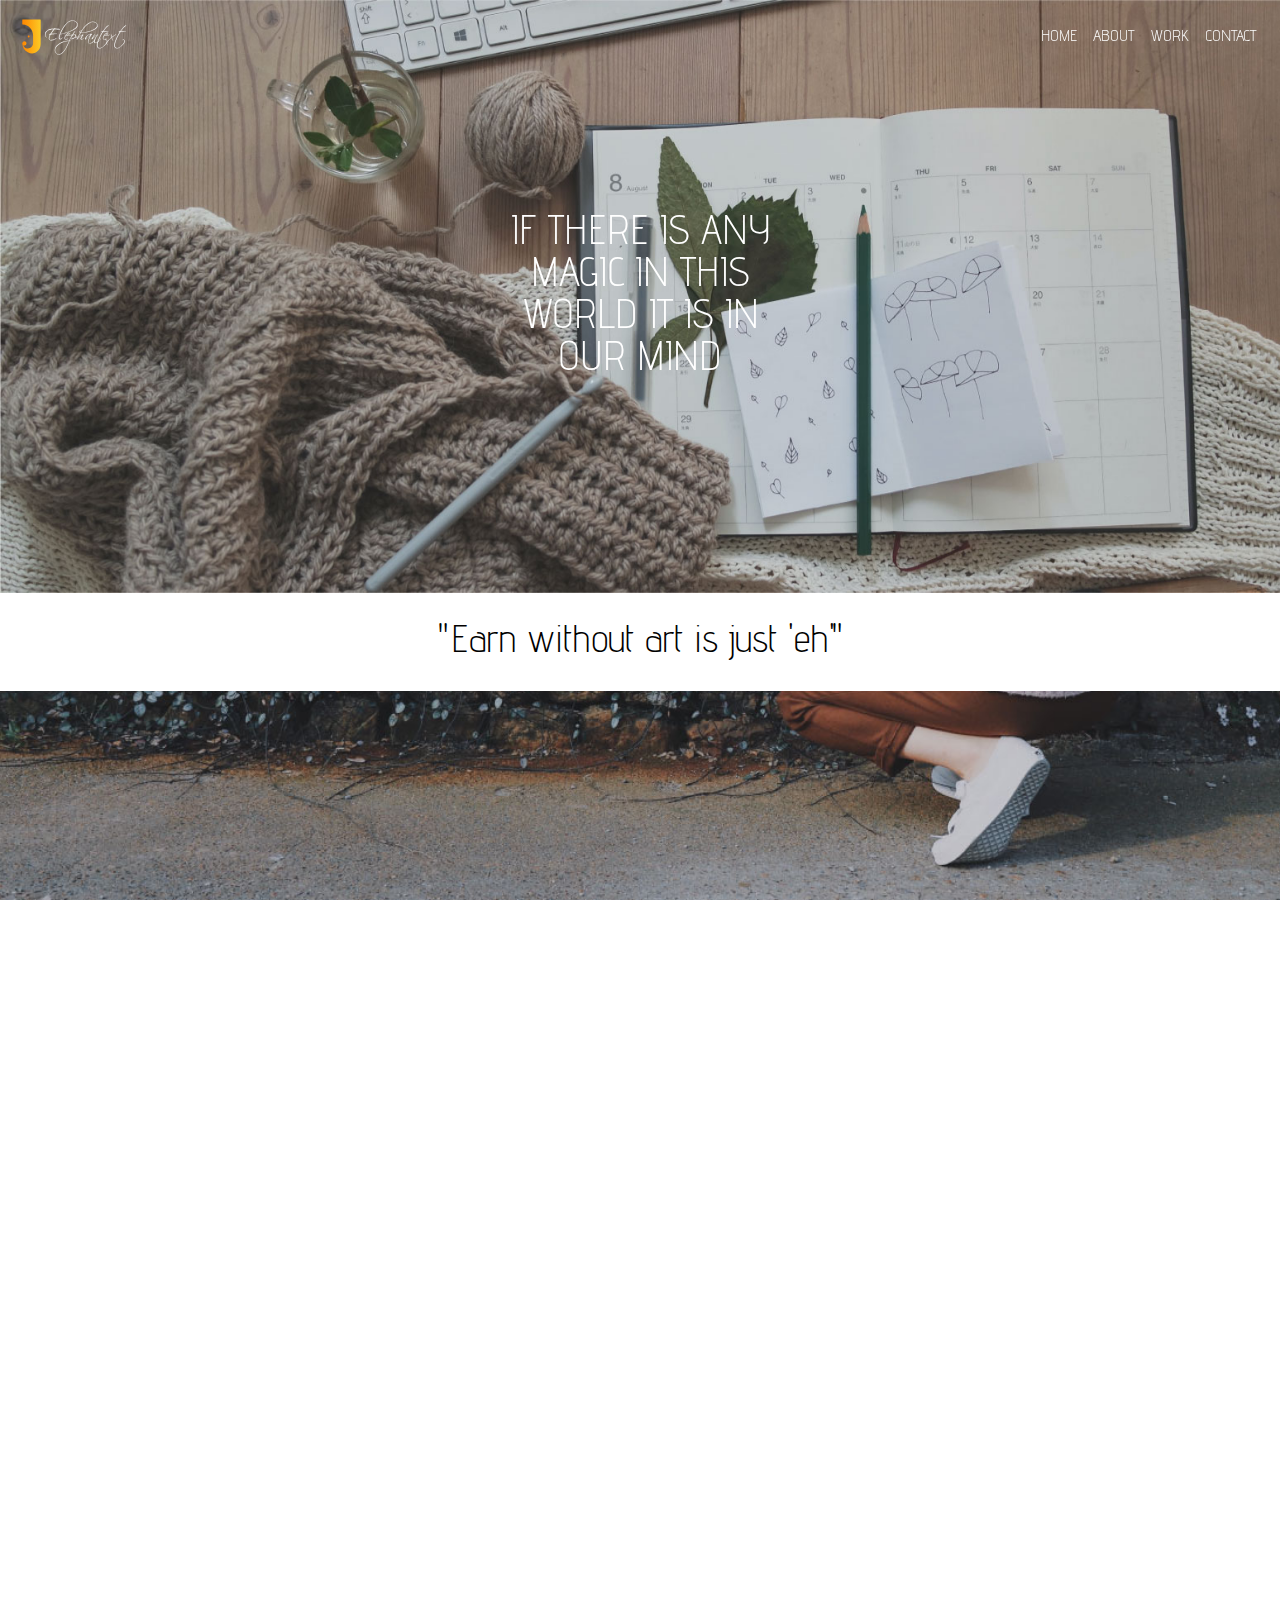
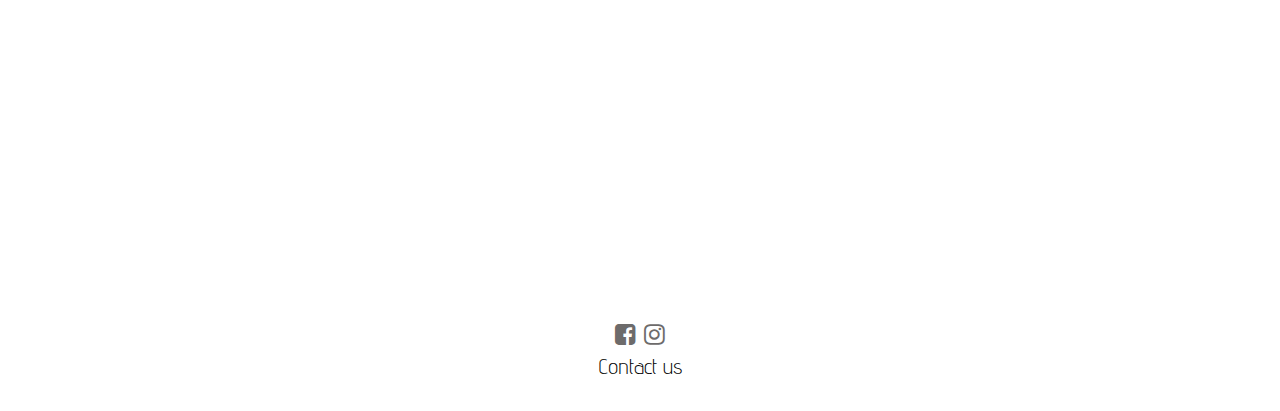
<file: elephanttext/index.html>
<!doctype html>
<html lang="en">

<head>
    <meta charset="utf-8">
    <meta name="viewport" content="width=device-width, initial-scale=1.0, maximum-scale=1.0, user-scalable=0" />
    <meta name="description" content="">
    <meta name="author" content="">
    <link rel="icon" href="Images/favicon.ico">
    <title>Elephanttext</title>
    <link href="assets/bootstrap/css/bootstrap.min.css" rel="stylesheet">
    <link rel="stylesheet" href="https://stackpath.bootstrapcdn.com/font-awesome/4.7.0/css/font-awesome.min.css">
    <link rel="stylesheet" href="css/owl.theme.default.min.css">
    <link rel="stylesheet" href="css/owl.carousel.min.css">
    <link rel="stylesheet" href="css/animate.css">
    <link href="css/style.css" rel="stylesheet">
</head>

<body>
    <header class="header-section">
        <nav class="navbar navbar-expand-md">
            <!-- Brand -->
            <a class="navbar-brand" href="#"><img src="Images/LogoMain-01.svg" alt="" class="img-fluid img-clear">
                <img src="Images/ElephantIcon-01.svg" alt="" class="img-fluid img-trans">
            </a>

            <!-- Toggler/collapsibe Button -->
            <button class="navbar-toggler" type="button" data-toggle="collapse" data-target="#collapsibleNavbar">
                <span class="navbar-toggler-icon">
                    <span></span>
                </span>
            </button>

            <!-- Navbar links -->
            <div class="collapse navbar-collapse" id="collapsibleNavbar">
                <ul class="navbar-nav ml-auto">
                    <li class="nav-item">
                        <a class="nav-link" href="#">Home</a>
                    </li>
                    <li class="nav-item">
                        <a class="nav-link" href="#">About</a>
                    </li>
                    <li class="nav-item">
                        <a class="nav-link" href="#">Work</a>
                    </li>
                    <li class="nav-item">
                        <a class="nav-link" href="#">Contact</a>
                    </li>
                </ul>
            </div>
        </nav>
    </header>
    <content>
        <section class="common-banner">
            <div id="owl-demo" class="owl-carousel owl-theme">

                <div class="item"><img src="Images/Slider01.jpg" alt="" class="img-fluid"></div>
                <div class="item"><img src="Images/Slider02.jpg" alt="" class="img-fluid"></div>
                <div class="item"><img src="Images/Slider03.jpg" alt="" class="img-fluid"></div>
                <div class="item"><img src="Images/Slider01.jpg" alt="" class="img-fluid"></div>
                <div class="item"><img src="Images/Slider02.jpg" alt="" class="img-fluid"></div>
                <div class="item"><img src="Images/Slider03.jpg" alt="" class="img-fluid"></div>

            </div>
            <div class="container">
                <div class="banner-text">
                    <h1>If There is any Magic in this world it is in our mind</h1>
                </div>
            </div>
        </section>
        <section class="white-section">
            <div class="container">
                <div class="white-text text-center spacer">
                    <h2>"Earn without art is just 'eh'"</h2>
                </div>
            </div>
        </section>
        <section class="banner-img" style="background-image: url('Images/bg01.jpg');">
            <div class="container">
                <div class="img-link text-center">
                    <a href="#" class="btn">More</a>
                </div>
            </div>
        </section>
        <section class="banner-img" style="background-image: url('Images/bg02.jpg');">
            <div class="container">
                <div class="img-link text-center">
                    <h6>"My Happy Place"</h6>
                    <a href="#" class="btn">Elephanttext</a>
                </div>
            </div>
        </section>
    </content>
    <footer class="footer-section spacer">
        <div class="conatiner">
            <div class="footer-block">
                <ul class="social-icon">
                    <li><a href="#"><i class="fa fa-facebook-square" aria-hidden="true"></i></a></li>
                    <li><a href="#"><i class="fa fa-instagram" aria-hidden="true"></i></a></li>
                </ul>
                <h6>Contact us</h6>
            </div>
        </div>
    </footer>
    <script src="js/jquery-3.4.1.min.js"></script>
    <script src="assets/bootstrap/js/popper.min.js"></script>
    <script src="assets/bootstrap/js/bootstrap.min.js"></script>
    <script src="js/owl.carousel.min.js"></script>
    <script src="js/script.js"></script>
</body>

</html>
</file>
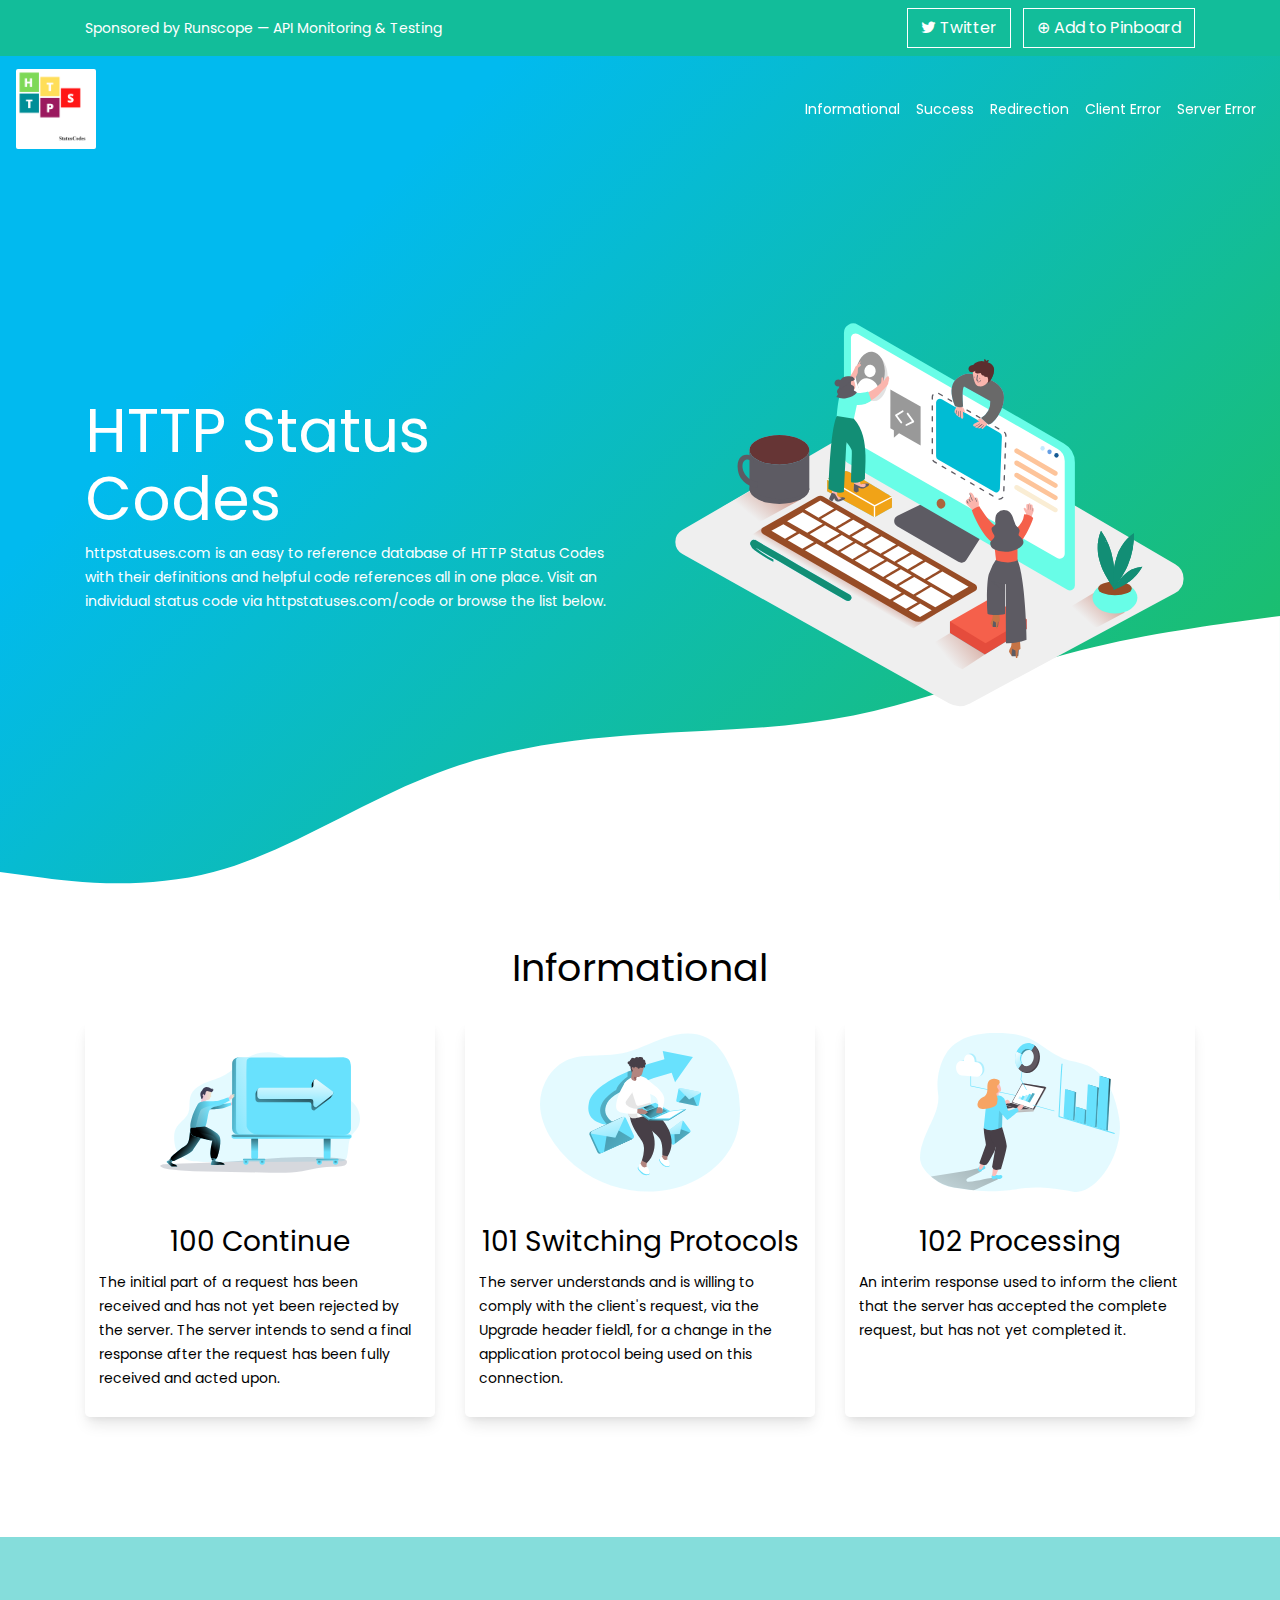
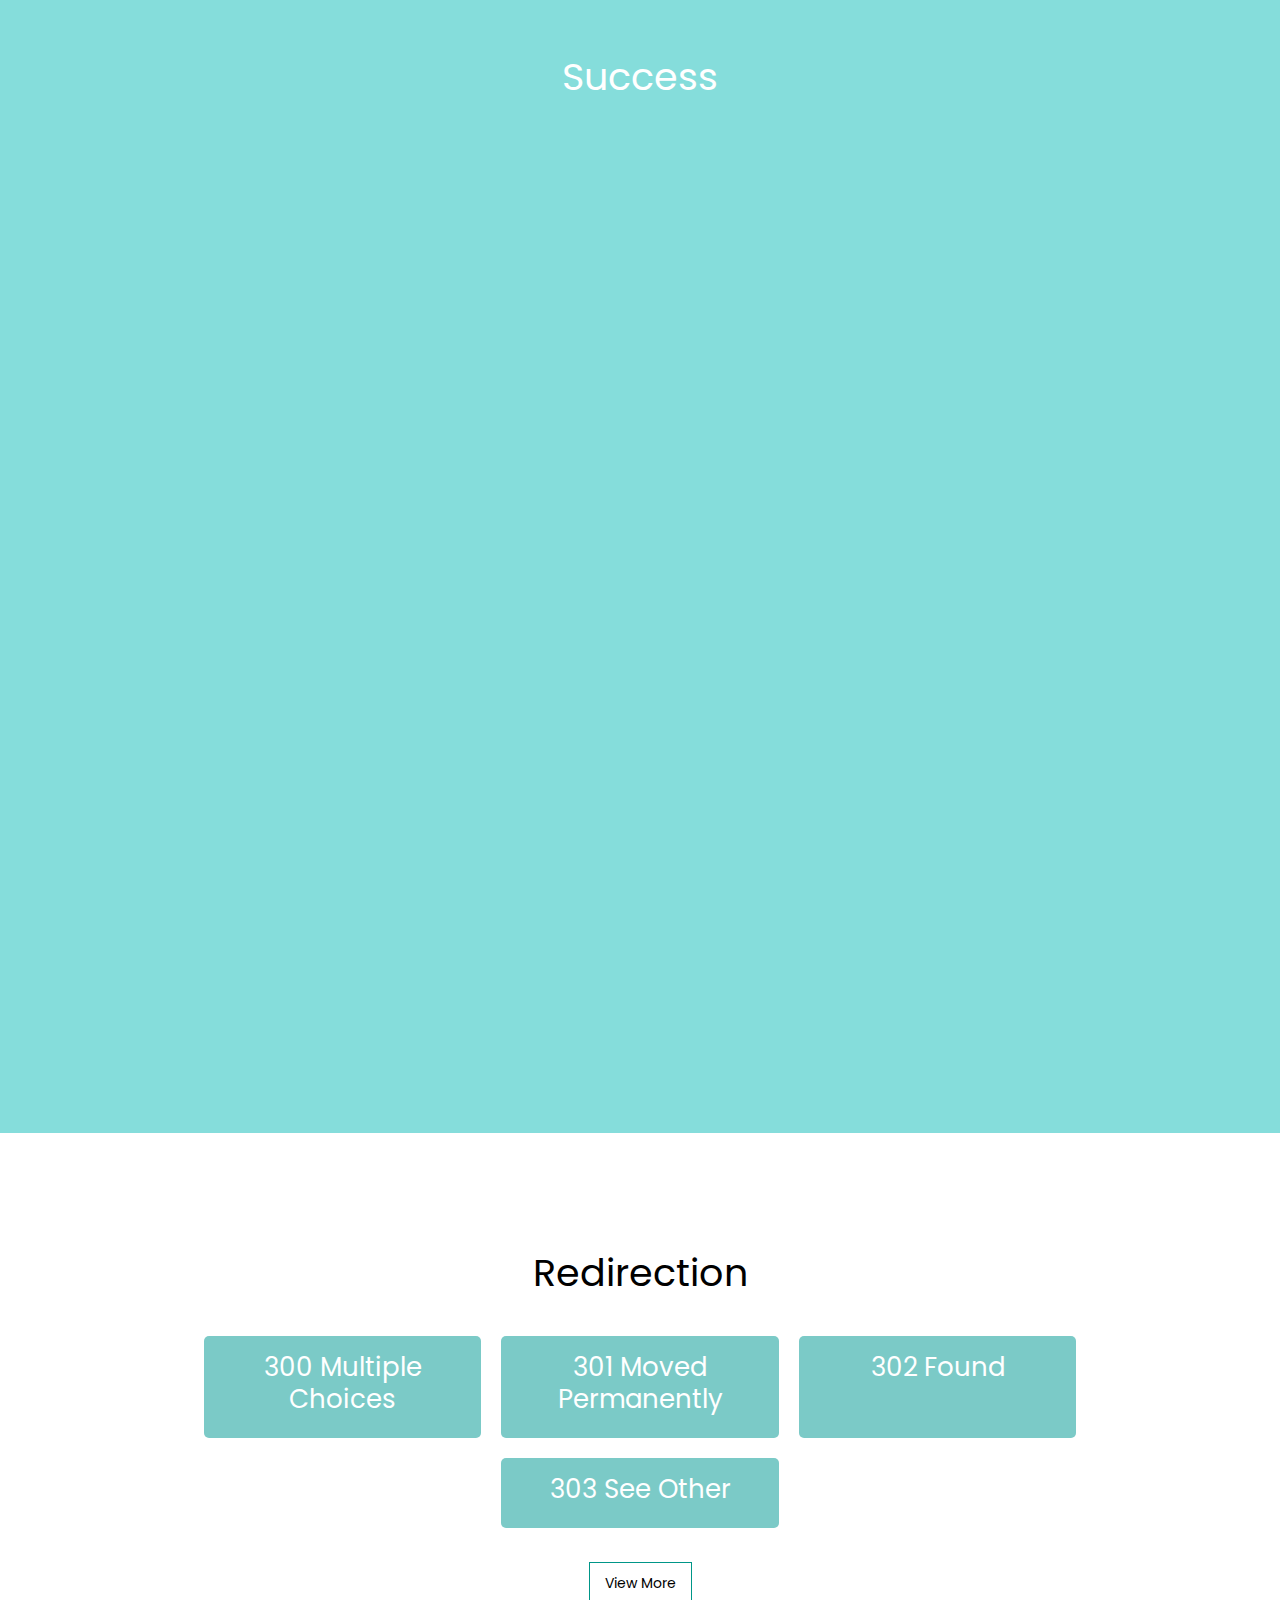
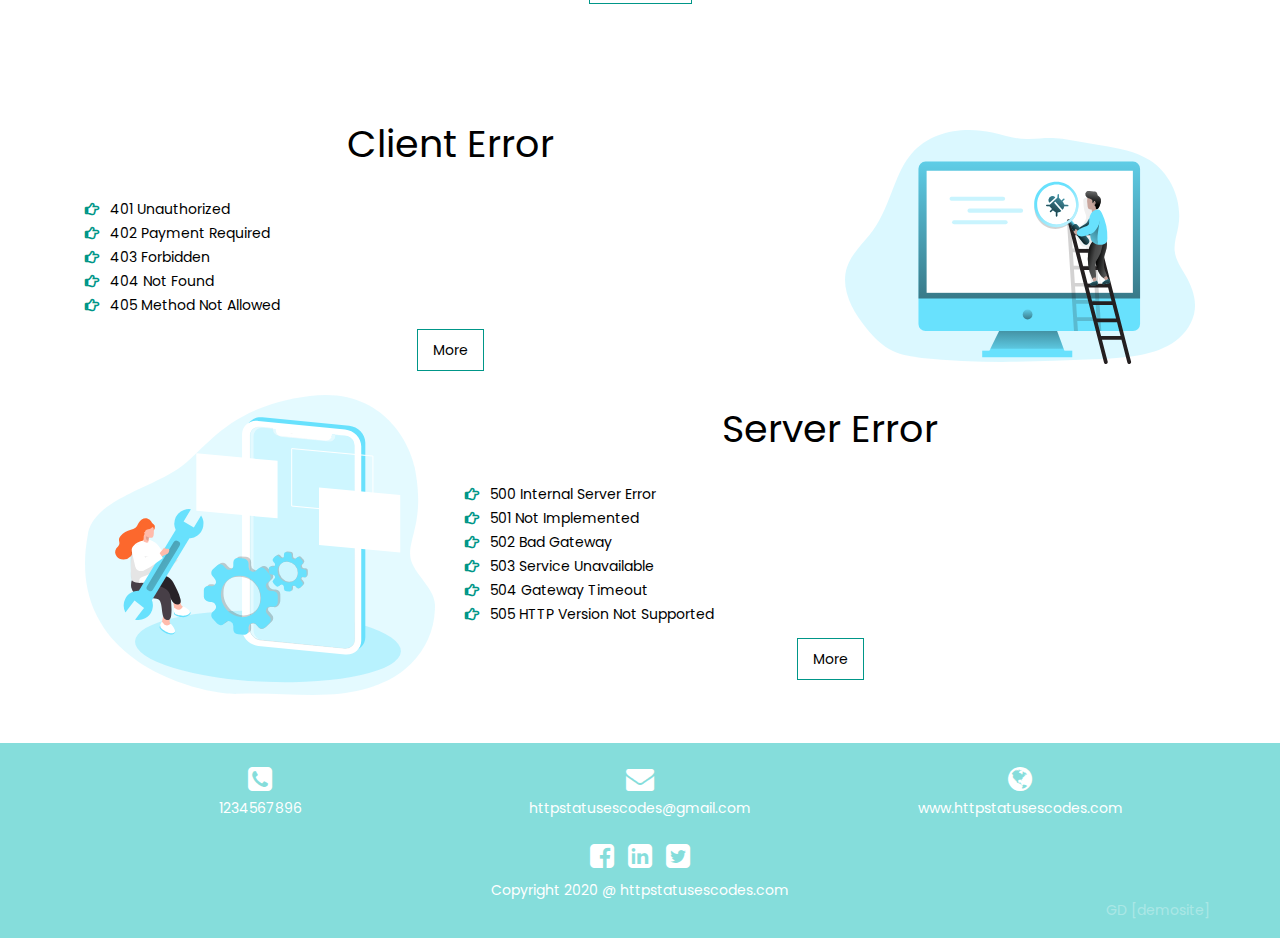
<file: exp1/index.html>
<!doctype html>
<html lang="en">

<head>
    <meta charset="utf-8">
    <meta name="viewport" content="width=device-width, initial-scale=1.0, maximum-scale=1.0, user-scalable=0" />
    <meta name="description" content="">
    <meta name="author" content="">
    <link rel="icon" href="images/favicon.ico">
    <title>Home</title>
    <link href="assets/bootstrap/css/bootstrap.min.css" rel="stylesheet">
    <link rel="stylesheet" href="https://stackpath.bootstrapcdn.com/font-awesome/4.7.0/css/font-awesome.min.css">
    <link rel="stylesheet" href="css/aos.min.css">
    <link href="css/style.css" rel="stylesheet">
</head>

<body>
    <header class="header-section fixed-top">
        <div id="header-top-bar" class="py-2">
            <div class="container">
                <div class="row justify-content-between align-items-center">
                    <div class="col-12 col-md-6 d-none d-md-block d-lg-block">
                        <div class="topbar-text text-white">
                            <ul class="list-inline mb-0">
                                <li class="list-inline-item">
                                    <a href="#">Sponsored by Runscope — API Monitoring & Testing</a>
                                </li>
                            </ul>
                        </div>
                    </div>
                    <div class="col-12 col-md-6">
                        <div class="topbar-text right text-white text-right">
                            <ul class="list-inline mb-0">
                                <li class="list-inline-item">
                                    <a href="#" class="btn outline-btn">
                                        <span class="text">
                                            <i class="fa fa-twitter" aria-hidden="true"></i>Twitter
                                        </span>
                                    </a>
                                </li>
                                <li class="list-inline-item">
                                    <a href="#" class="btn outline-btn">
                                        <span class="text">
                                            ⊕ Add to Pinboard
                                        </span>
                                    </a>
                                </li>
                            </ul>
                        </div>
                    </div>
                </div>
            </div>
        </div>
        <nav class="navbar navbar-expand-md">
            <!-- Brand -->
            <a class="navbar-brand" href="#"><img src="images/logo.png" alt="" class="img-fluid"></a>

            <!-- Toggler/collapsibe Button -->
            <button class="navbar-toggler" type="button" data-toggle="collapse" data-target="#collapsibleNavbar">
                <span class="navbar-toggler-icon">
                    <span></span>
                </span>
            </button>

            <!-- Navbar links -->
            <div class="collapse navbar-collapse" id="collapsibleNavbar">
                <ul class="navbar-nav ml-auto">
                    <li class="nav-item">
                        <a class="nav-link" href="#inform">Informational</a>
                    </li>
                    <li class="nav-item">
                        <a class="nav-link" href="#sucess">Success</a>
                    </li>
                    <li class="nav-item">
                        <a class="nav-link" href="#redirect">Redirection</a>
                    </li>
                    <li class="nav-item">
                        <a class="nav-link" href="#client">Client Error</a>
                    </li>
                    <li class="nav-item">
                        <a class="nav-link" href="#server">Server Error</a>
                    </li>
                </ul>
            </div>
        </nav>
    </header>
    <content>
        <section class="banner-section">
            <svg xmlns="http://www.w3.org/2000/svg" viewBox="0 0 1440 320" class="svg-wave">
                <path fill="#fff" fill-opacity="1"
                    d="M0,288L40,293.3C80,299,160,309,240,288C320,267,400,213,480,181.3C560,149,640,139,720,133.3C800,128,880,128,960,112C1040,96,1120,64,1200,42.7C1280,21,1360,11,1400,5.3L1440,0L1440,320L1400,320C1360,320,1280,320,1200,320C1120,320,1040,320,960,320C880,320,800,320,720,320C640,320,560,320,480,320C400,320,320,320,240,320C160,320,80,320,40,320L0,320Z">
                </path>
            </svg>
            <div class="container">
                <div class="banner-text pb-4">
                    <div class="row align-items-center">
                        <div class="col-12 col-md-6">
                            <h1>HTTP Status Codes</h1>
                            <p>httpstatuses.com is an easy to reference database of HTTP Status Codes with their
                                definitions
                                and helpful code references all in one place. Visit an individual status code via
                                httpstatuses.com/code or browse the list below.</p>
                        </div>
                        <div class="col-12 col-md-6">
                            <img src="images/banner-image.svg" alt="" class="img-fluid">
                        </div>
                    </div>
                </div>
            </div>
        </section>
        <section class="main-section spacer pt-5" id="inform">
            <div class="container">
                <h2>Informational</h2>
                <div class="row">
                    <div class="col-12 col-md-4">
                        <div class="main-block">
                            <img src="images/next.svg" alt="" class="img-fluid">
                            <div class="block-text">
                                <h3 class="text-center">100 Continue</h4>
                                    <p>The initial part of a request has been received and has not yet been rejected by
                                        the
                                        server. The server intends to send a final response after the request has been
                                        fully
                                        received and acted upon.</p>
                            </div>
                        </div>
                    </div>
                    <div class="col-12 col-md-4">
                        <div class="main-block">
                            <img src="images/null.svg" alt="" class="img-fluid">
                            <div class="block-text">
                                <h3 class="text-center">101 Switching Protocols</h4>
                                    <p>The server understands and is willing to comply with the client's request, via
                                        the
                                        Upgrade header field1, for a change in the application protocol being used on
                                        this
                                        connection.</p>
                            </div>
                        </div>
                    </div>
                    <div class="col-12 col-md-4">
                        <div class="main-block">
                            <img src="images/processing.svg" alt="" class="img-fluid">
                            <div class="block-text">
                                <h3 class="text-center">102 Processing</h4>
                                    <p>An interim response used to inform the client that the server has accepted the
                                        complete request, but has not yet completed it.</p>
                            </div>
                        </div>
                    </div>
                </div>
            </div>
        </section>
        <section class="success-section spacer" id="sucess">
            <div class="container">
                <h2>Success</h2>
                <div class="conatiner">
                    <div class="row justify-content-center">
                        <div class="col-12 col-md-6 col-lg-3">
                            <div class="sucess-block" data-aos="zoom-in">
                                <h4>200 OK</h4>
                                <p>The request has succeeded.</p>
                            </div>
                        </div>
                        <div class="col-12 col-md-6 col-lg-3">
                            <div class="sucess-block" data-aos="zoom-in">
                                <h4>201 CREATED</h4>
                                <p>The request has been fulfilled and has resulted in one or more new resources being
                                    created.</p>
                            </div>
                        </div>
                        <div class="col-12 col-md-6 col-lg-3">
                            <div class="sucess-block" data-aos="zoom-in">
                                <h4>202 ACCEPTED</h4>
                                <p>The request has been accepted for processing, but the processing has not been
                                    completed. The request might or might not eventually be acted upon, as it might be
                                    disallowed when processing actually takes place.</p>
                            </div>
                        </div>
                        <div class="col-12 col-md-6 col-lg-3">
                            <div class="sucess-block" data-aos="zoom-in">
                                <h4>203 Non-authoritative Information</h4>
                                <p>The request was successful but the enclosed payload has been modified from that of
                                    the origin server's 200 OK response by a transforming proxy</p>
                            </div>
                        </div>
                        <div class="col-12 col-md-6 col-lg-3">
                            <div class="sucess-block" data-aos="zoom-in">
                                <h4>204 No Content</h4>
                                <p>The server has successfully fulfilled the request and that there is no additional
                                    content to send in the response payload body.</p>
                            </div>
                        </div>
                        <div class="col-12 col-md-6 col-lg-3">
                            <div class="sucess-block" data-aos="zoom-in">
                                <h4>205 Reset Content</h4>
                                <p>The server has fulfilled the request and desires that the user agent reset the
                                    "document view", which caused the request to be sent, to its original state as
                                    received from the origin server.</p>
                            </div>
                        </div>
                        <div class="col-12 col-md-6 col-lg-3">
                            <div class="sucess-block" data-aos="zoom-in">
                                <h4>206 Partial Content</h4>
                                <p>The server is successfully fulfilling a range request for the target resource by
                                    transferring one or more parts of the selected representation that correspond to the
                                    satisfiable ranges found in the request's Range header field</p>
                            </div>
                        </div>
                        <div class="col-12 col-md-6 col-lg-3">
                            <div class="sucess-block" data-aos="zoom-in">
                                <h4>207 Multi-Status</h4>
                                <p>A Multi-Status response conveys information about multiple resources in situations
                                    where multiple status codes might be appropriate.</p>
                            </div>
                        </div>
                        <div class="col-12 col-md-6 col-lg-3">
                            <div class="sucess-block" data-aos="zoom-in">
                                <h4>208 Already Reported</h4>
                                <p>Used inside a DAV: propstat response element to avoid enumerating the internal
                                    members of multiple bindings to the same collection repeatedly.</p>
                            </div>
                        </div>
                        <div class="col-12 col-md-6 col-lg-3">
                            <div class="sucess-block" data-aos="zoom-in">
                                <h4>226 IM Used</h4>
                                <p>The server has fulfilled a GET request for the resource, and the response is a
                                    representation of the result of one or more instance-manipulations applied to the
                                    current instance.</p>
                            </div>
                        </div>
                    </div>
                </div>
            </div>
        </section>
        <section class="redirect-section spacer text-center" id="redirect">
            <div class="container">
                <h2>Redirection</h2>
                <div class="redirect-block mb-4">
                    <div class="content">
                        <h4>300 Multiple Choices</h4>
                    </div>
                    <div class="content">
                        <h4>
                            301 Moved Permanently
                        </h4>
                    </div>
                    <div class="content">
                        <h4>
                            302 Found
                        </h4>
                    </div>
                    <div class="content">
                        <h4>
                            303 See Other
                        </h4>
                    </div>
                    <div class="content">
                        <h4>
                            304 Not Modified
                        </h4>
                    </div>
                    <div class="content">
                        <h4>
                            305 Use Proxy
                        </h4>
                    </div>
                    <div class="content">
                        <h4>
                            307 Temporary Redirect</h4>
                    </div>
                    <div class="content">
                        <h4>308 Permanent Redirect</h4>
                    </div>
                </div>
                <a href="#" class="btn-load" id="loadMore">View More</a>
            </div>
        </section>
        <section class="section pb-5">
            <div class="container">
                <div class="row align-items-center mb-4" id="client">
                    <div class="col-12 col-md-8">
                        <h2>Client Error</h2>
                        <ul>
                            <li>
                                401 Unauthorized
                            </li>
                            <li>
                                402 Payment Required
                            </li>
                            <li>
                                403 Forbidden
                            </li>
                            <li>
                                404 Not Found
                            </li>
                            <li>
                                405 Method Not Allowed
                            </li>
                        </ul>
                        <div class="more-block text-center">
                            <a href="#" class="btn-load">More</a>
                        </div>
                    </div>
                    <div class="col-12 col-md-4">
                        <img src="images/bug-fixing.svg" alt="" class="img-fluid">
                    </div>
                </div>
                <div class="row align-items-center" id="server">
                    <div class="col-12 col-md-8">
                        <h2>Server Error</h2>
                        <ul>
                            <li>500 Internal Server Error</li>
                            <li>501 Not Implemented</li>
                            <li>502 Bad Gateway</li>
                            <li>503 Service Unavailable</li>
                            <li> 504 Gateway Timeout</li>
                            <li>505 HTTP Version Not Supported</li>
                        </ul>
                        <div class="more-block text-center">
                            <a href="#" class="btn-load">More</a>
                        </div>
                    </div>
                    <div class="col-12 col-md-4">
                        <img src="images/phone.svg" alt="" class="img-fluid">
                    </div>
                </div>
            </div>
        </section>
    </content>
    <footer class="footer-section">
        <div class="container">
            <div class="row">
                <div class="col-12 col-md-4">
                    <div class="footer-icon text-center">
                        <i class="fa fa-phone-square" aria-hidden="true"></i>
                        <p><a href="#">1234567896</a></p>
                    </div>
                </div>
                <div class="col-12 col-md-4">
                    <div class="footer-icon text-center">
                        <i class="fa fa-envelope" aria-hidden="true"></i>
                        <p><a href="#">httpstatusescodes@gmail.com</a></p>
                    </div>
                </div>
                <div class="col-12 col-md-4">
                    <div class="footer-icon text-center">
                        <i class="fa fa-globe" aria-hidden="true"></i>
                        <p><a href="#">www.httpstatusescodes.com</a></p>
                    </div>
                </div>
            </div>
            <ul class="social-icons text-center">
                <li> <a href="#"><i class="fa fa-facebook-square" aria-hidden="true"></i></a></li>
                <li> <a href="#"><i class="fa fa-linkedin-square" aria-hidden="true"></i></a></li>
                <li> <a href="#"><i class="fa fa-twitter-square" aria-hidden="true"></i></a></li>
            </ul>
            <div class="copyright text-center">
                <p>Copyright 2020 @ httpstatusescodes.com</p>
            </div>
            <div class="watermark">
                <p>GD [demosite]</p>
            </div>

            <button class="scrolltop">
                <i class="fa fa-chevron-up" aria-hidden="true"></i>
            </button>
        </div>
    </footer>
    <script src="js/jquery-3.4.1.min.js"></script>
    <script src="assets/bootstrap/js/popper.min.js"></script>
    <script src="assets/bootstrap/js/bootstrap.min.js"></script>
    <script src="js/jquery.matchHeight-min.js"></script>
    <script src="js/aos.min.js"></script>
    <script src="js/script.js"></script>
</body>

</html>
</file>
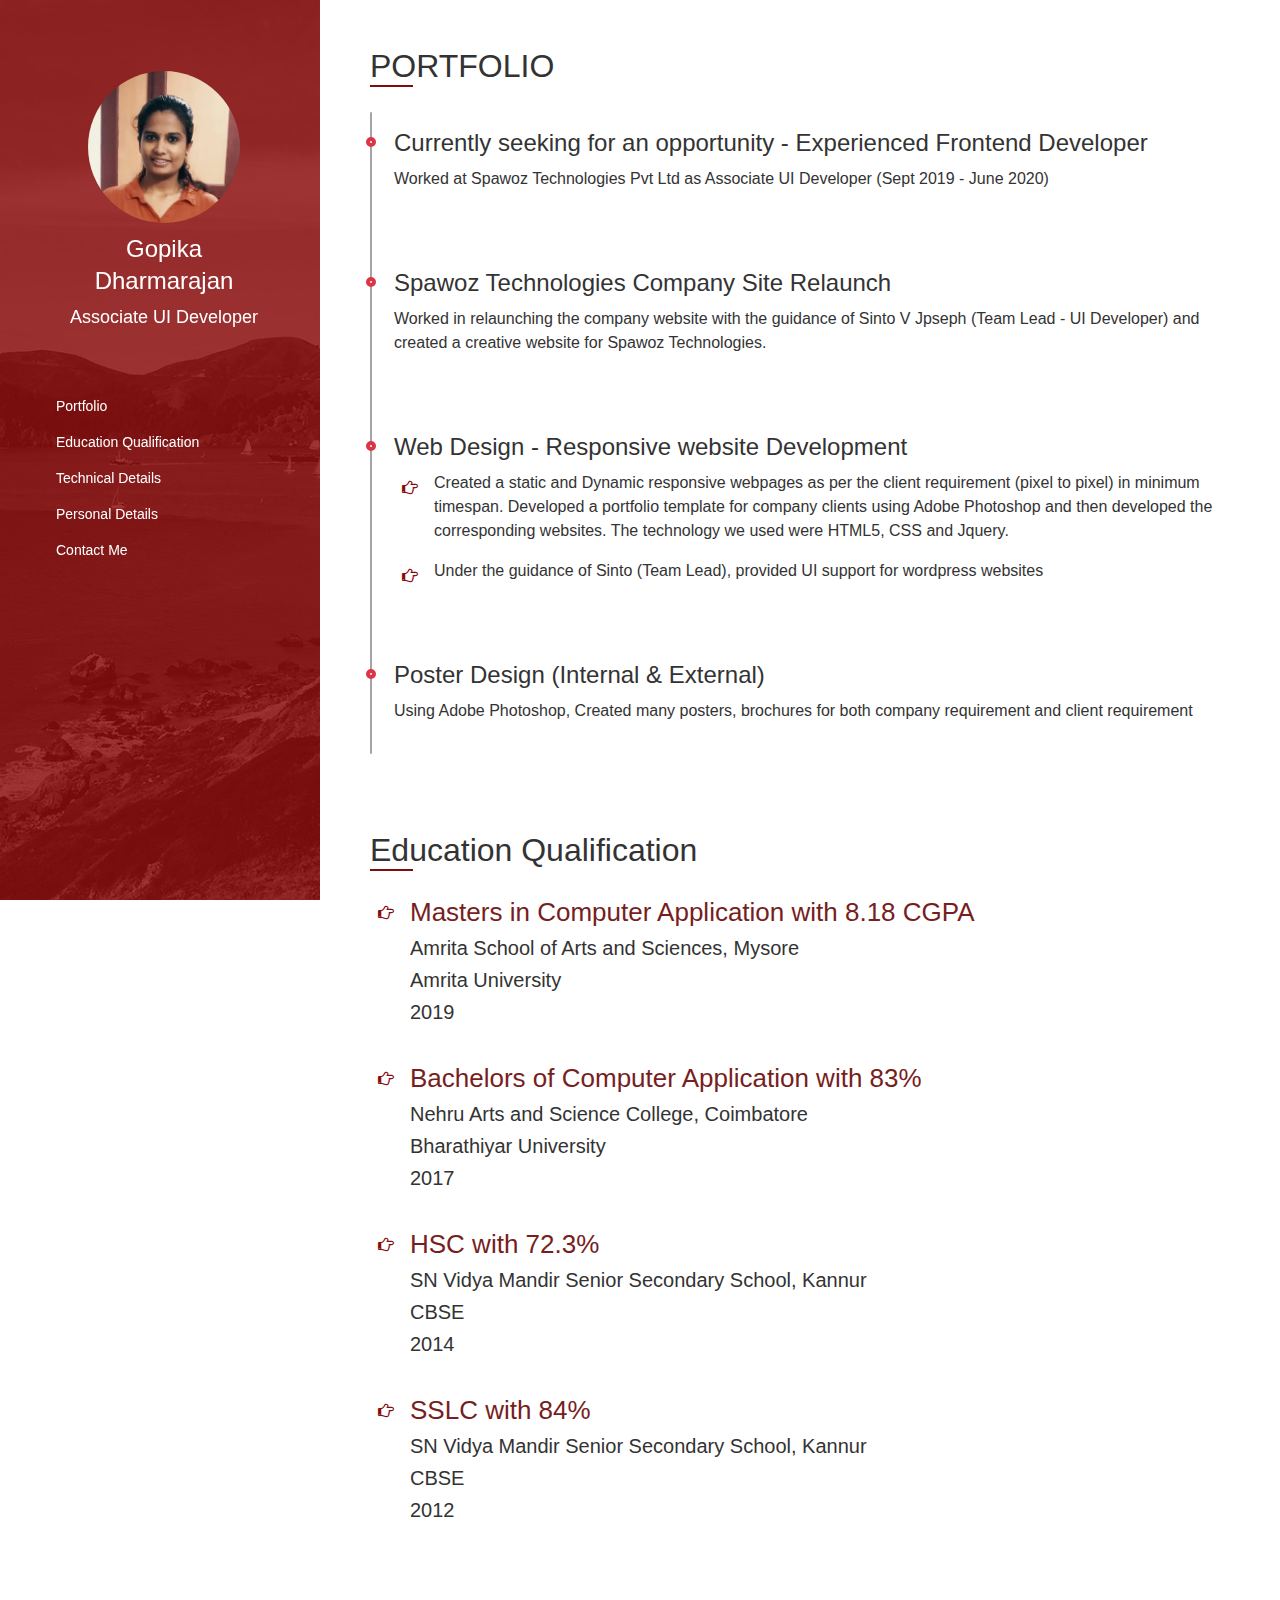
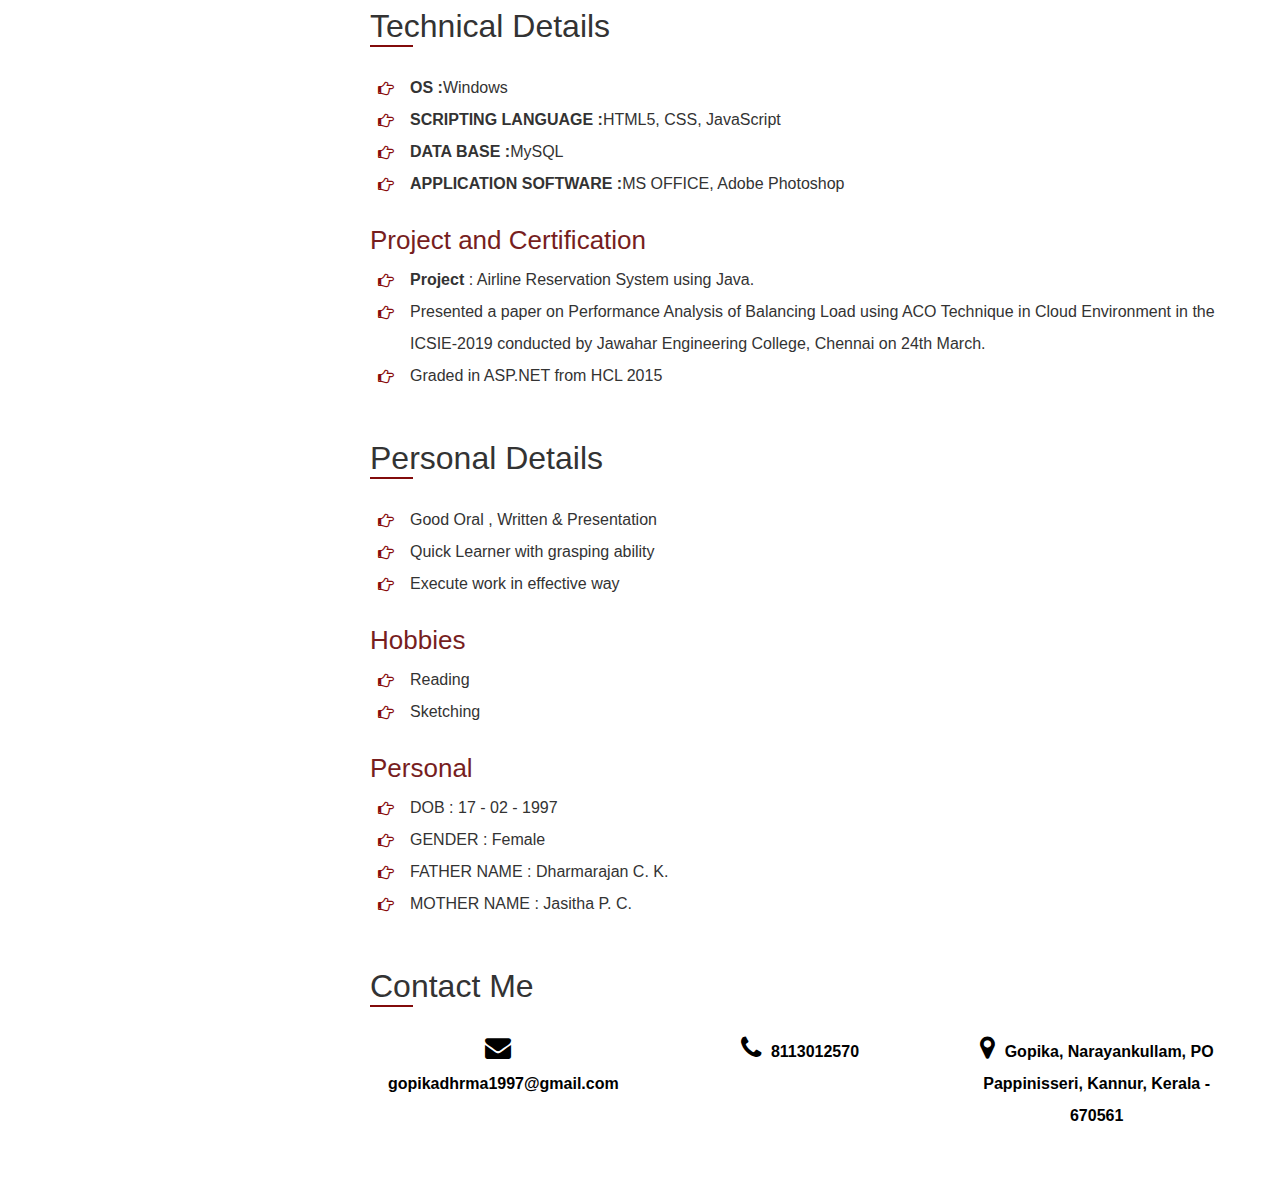
<file: portfolio/index.html>
<!doctype html>
<html lang="en">

<head>
    <meta charset="utf-8">
    <meta name="viewport" content="width=device-width, initial-scale=1.0, maximum-scale=1.0, user-scalable=0" />
    <meta name="description" content="">
    <meta name="author" content="">
    <link rel="icon" href="images/favicon.ico">
    <title>Portfolio</title>
    <link href="assets/bootstrap/css/bootstrap.min.css" rel="stylesheet">
    <link rel="stylesheet" href="https://stackpath.bootstrapcdn.com/font-awesome/4.7.0/css/font-awesome.min.css">
    <link href="css/style.css" rel="stylesheet">
</head>

<body>
    <content>
        <div class="sidenav">
            <div class="sidenav-inner">
                <a href="#">
                    <div class="person-avatar text-center">
                        <img src="images/gopika.jpg" alt="" class="img-fluid">
                    </div>
                    <div class="person-content text-center">
                        <h4>Gopika Dharmarajan</h4>
                        <h6>Associate UI Developer</h6>
                    </div>
                </a>
                <div class="more-details">
                    <ul>
                        <li>
                            <a href="#portfolio" class="menu-item">Portfolio</a>
                        </li>
                        <li>
                            <a href="#education" class="menu-item">Education Qualification</a>
                        </li>
                        <li>
                            <a href="#technical" class="menu-item">Technical Details</a>
                        </li>
                        <li>
                            <a href="#personal" class="menu-item">Personal Details</a>
                        </li>
                        <li>
                            <a href="#contact" class="menu-item">Contact Me</a>
                        </li>
                    </ul>
                </div>

            </div>

        </div>
        <div class="sitemain">
            <div class="sitemain-inner">
                <div class="portfolio-section" id="portfolio">
                    <h2>PORTFOLIO</h2>
                    <div class="timeline">
                        <div class="portfolio-timeline pl-4">
                            <div class="content">
                                <h4>Currently seeking for an opportunity - Experienced Frontend Developer</h4>
                                <p>Worked at Spawoz Technologies Pvt Ltd as Associate
                                    UI Developer (Sept 2019 - June 2020) </p>
                            </div>
                        </div>
                        <div class="portfolio-timeline pl-4">
                            <div class="content">
                                <h4>Spawoz Technologies Company Site Relaunch</h4>
                                <p>Worked in relaunching the company website with the guidance of Sinto V Jpseph (Team
                                    Lead - UI Developer)
                                    and created a creative website for Spawoz Technologies.
                                </p>
                            </div>
                        </div>
                        <div class="portfolio-timeline pl-4">
                            <div class="content">
                                <h4>Web Design - Responsive website Development</h4>
                                <ul class="list-items">
                                    <li>
                                        <p>Created a static and Dynamic responsive webpages as per the client
                                            requirement (pixel
                                            to pixel) in minimum timespan.
                                            Developed a portfolio template for company clients using Adobe Photoshop and
                                            then
                                            developed the corresponding websites.
                                            The technology we used were HTML5, CSS and Jquery.
                                        </p>
                                    </li>
                                    <li>
                                        <p>
                                            Under the guidance of Sinto (Team Lead), provided UI support for wordpress
                                            websites
                                        </p>
                                    </li>
                                </ul>
                            </div>
                        </div>
                        <div class="portfolio-timeline pl-4">
                            <div class="content">
                                <h4>Poster Design (Internal & External)</h4>
                                <p>Using Adobe Photoshop, Created many posters, brochures for both company requirement
                                    and
                                    client requirement</p>

                            </div>
                        </div>
                    </div>
                </div>
                <div class="education-section spacer" id="education">
                    <h2>Education Qualification</h2>
                    <ul class="edu list-items">
                        <li>
                            <h3>Masters in Computer Application with 8.18 CGPA</h3>
                            <h5>Amrita School of Arts and Sciences, Mysore</h5>
                            <h5>Amrita University</h5>
                            <h5>2019</h5>
                        </li>
                        <li>
                            <h3>Bachelors of Computer Application with 83%</h3>
                            <h5>Nehru Arts and Science College, Coimbatore</h5>
                            <h5>Bharathiyar University</h5>
                            <h5>2017</h5>
                        </li>
                        <li>
                            <h3>HSC with 72.3%</h3>
                            <h5>SN Vidya Mandir Senior Secondary School, Kannur</h5>
                            <h5>CBSE</h5>
                            <h5>2014</h5>
                        </li>
                        <li>
                            <h3>SSLC with 84%</h3>
                            <h5>SN Vidya Mandir Senior Secondary School, Kannur</h5>
                            <h5>CBSE</h5>
                            <h5>2012</h5>
                        </li>
                    </ul>
                </div>
                <div class="technology-section spacer" id="technical">
                    <h2>Technical Details</h2>
                    <ul class="list-items mb-4">
                        <li><b>OS :</b>Windows</li>
                        <li><b>SCRIPTING LANGUAGE :</b>HTML5, CSS, JavaScript</li>
                        <li><b>DATA BASE :</b>MySQL</li>
                        <li><b>APPLICATION SOFTWARE :</b>MS OFFICE, Adobe Photoshop</li>
                    </ul>
                    <h3>Project and Certification</h3>
                    <ul class="list-items">
                        <li>
                            <b>Project</b> : Airline Reservation System using Java.
                        </li>
                        <li>
                            Presented a paper on Performance Analysis of
                            Balancing Load using ACO Technique in Cloud
                            Environment in the ICSIE-2019 conducted by Jawahar
                            Engineering College, Chennai on 24th March.
                        </li>
                        <li>
                            Graded in ASP.NET from HCL 2015
                        </li>
                    </ul>
                </div>
                <div class="personal-details spacer" id="personal">
                    <h2>Personal Details</h2>
                    <ul class="list-items mb-4">
                        <li>
                            Good Oral , Written & Presentation
                        </li>
                        <li>Quick Learner with grasping ability</li>
                        <li>Execute work in effective way</li>
                    </ul>
                    <h3>Hobbies</h3>
                    <ul class="list-items mb-4">
                        <li>Reading
                        </li>
                        <li>Sketching</li>
                    </ul>
                    <h3>Personal</h3>
                    <ul class="list-items">
                        <li>DOB : 17 - 02 - 1997</li>
                        <li>GENDER : Female</li>
                        <li>FATHER NAME : Dharmarajan C. K.</li>
                        <li>MOTHER NAME : Jasitha P. C.</li>
                    </ul>
                </div>
                <div class="contact-me spacer" id="contact">
                    <h2>Contact Me</h2>
                    <ul class="row pl-0 text-center">
                        <li class="col-12 col-md-4"><a href="#">
                                <i class="fa fa-envelope" aria-hidden="true"></i>gopikadhrma1997@gmail.com</a></li>
                        <li class="col-12 col-md-4"><a href="#">
                                <i class="fa fa-phone" aria-hidden="true"></i>8113012570
                            </a></li>
                        <li class="col-12 col-md-4"><a href="#">
                                <i class="fa fa-map-marker" aria-hidden="true"></i>Gopika, Narayankullam, PO
                                Pappinisseri, Kannur, Kerala -
                                670561</a></li>
                    </ul>
                </div>
            </div>
        </div>
        </div>
    </content>

    <script src="js/jquery-3.4.1.min.js"></script>
    <script src="assets/bootstrap/js/popper.min.js"></script>
    <script src="assets/bootstrap/js/bootstrap.min.js"></script>
    <script src="js/script.js"></script>
</body>

</html>
</file>
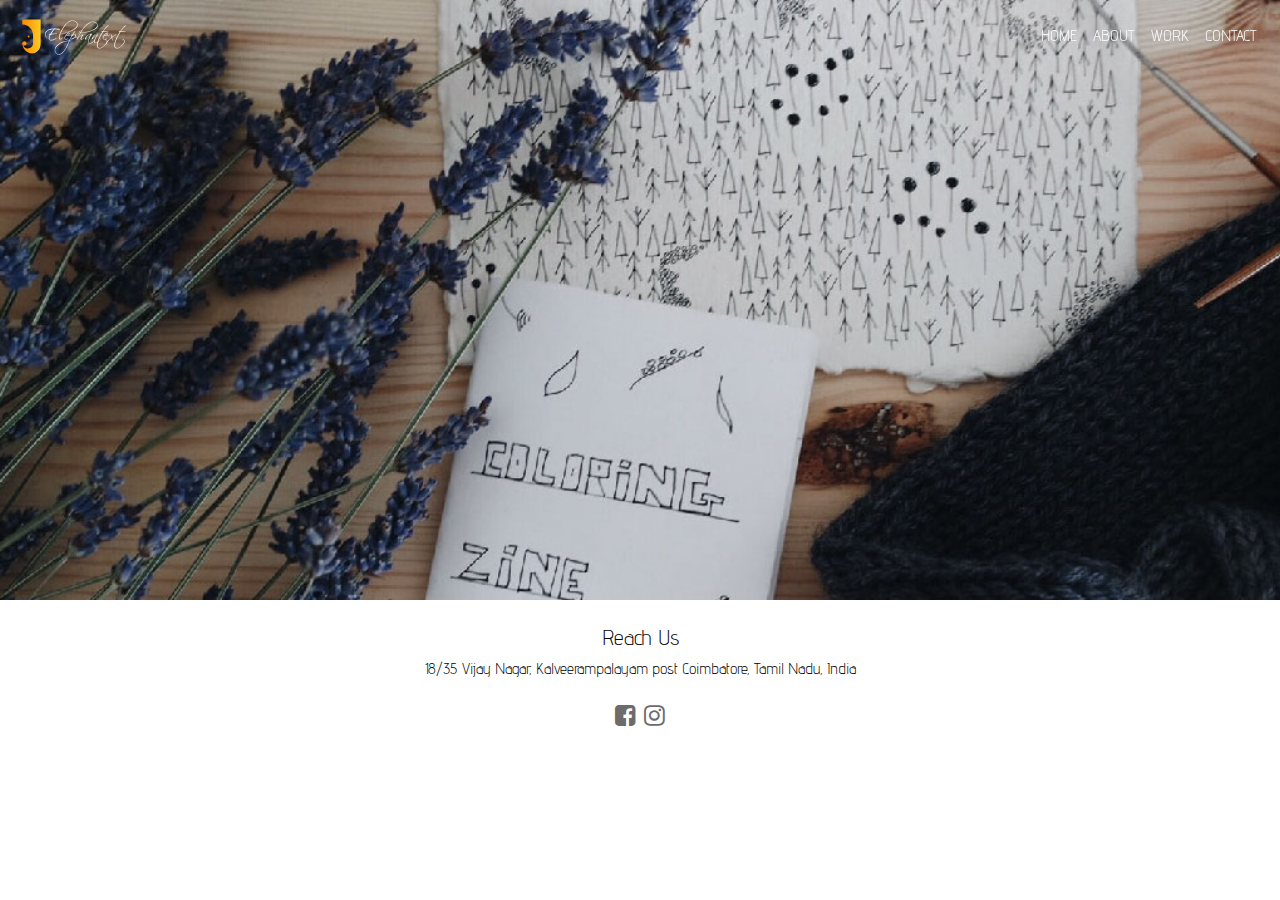
<file: elephanttext/contact.html>
<!doctype html>
<html lang="en">

<head>
    <meta charset="utf-8">
    <meta name="viewport" content="width=device-width, initial-scale=1.0, maximum-scale=1.0, user-scalable=0" />
    <meta name="description" content="">
    <meta name="author" content="">
    <link rel="icon" href="images/favicon.ico">
    <title>Elephanttext</title>
    <link href="assets/bootstrap/css/bootstrap.min.css" rel="stylesheet">
    <link rel="stylesheet" href="https://stackpath.bootstrapcdn.com/font-awesome/4.7.0/css/font-awesome.min.css">
    <link rel="stylesheet" href="css/owl.theme.default.min.css">
    <link rel="stylesheet" href="css/owl.carousel.min.css">
    <link rel="stylesheet" href="css/animate.css">
    <link href="css/style.css" rel="stylesheet">
</head>

<body>
    <header class="header-section">
        <nav class="navbar navbar-expand-md">
            <!-- Brand -->
            <a class="navbar-brand" href="#"><img src="Images/LogoMain-01.svg" alt="" class="img-fluid img-clear">
                <img src="Images/ElephantIcon-01.svg" alt="" class="img-fluid img-trans">
            </a>

            <!-- Toggler/collapsibe Button -->
            <button class="navbar-toggler" type="button" data-toggle="collapse" data-target="#collapsibleNavbar">
                <span class="navbar-toggler-icon">
                    <span></span>
                </span>
            </button>

            <!-- Navbar links -->
            <div class="collapse navbar-collapse" id="collapsibleNavbar">
                <ul class="navbar-nav ml-auto">
                    <li class="nav-item">
                        <a class="nav-link" href="#">Home</a>
                    </li>
                    <li class="nav-item">
                        <a class="nav-link" href="#">About</a>
                    </li>
                    <li class="nav-item">
                        <a class="nav-link" href="#">Work</a>
                    </li>
                    <li class="nav-item">
                        <a class="nav-link" href="#">Contact</a>
                    </li>
                </ul>
            </div>
        </nav>
    </header>
    <content>
        <section class="banner-img" style="background-image: url('Images/Slider02.jpg');">
        </section>
    </content>
    <footer class="footer-section spacer">
        <div class="conatiner">
            <div class="footer-block">
                <h6>Reach Us</h6>
                <p>18/35 Vijay Nagar, Kalveerampalayam post Coimbatore, Tamil Nadu, India</p>
                <ul class="social-icon">
                    <li><a href="#"><i class="fa fa-facebook-square" aria-hidden="true"></i></a></li>
                    <li><a href="#"><i class="fa fa-instagram" aria-hidden="true"></i></a></li>
                </ul>
            </div>
        </div>
    </footer>
    <script src="js/jquery-3.4.1.min.js"></script>
    <script src="assets/bootstrap/js/popper.min.js"></script>
    <script src="assets/bootstrap/js/bootstrap.min.js"></script>
    <script src="js/owl.carousel.min.js"></script>
    <script src="js/script.js"></script>
</body>

</html>
</file>
<file: elephanttext/css/style.css>
/* open-sans-300 - latin */

@font-face {
  font-family: 'Open Sans';
  font-style: normal;
  font-weight: 300;
  src: url('../fonts/open-sans-v17-latin-300.eot');
  /* IE9 Compat Modes */
  src: local('Open Sans Light'), local('OpenSans-Light'), url('../fonts/open-sans-v17-latin-300.eot?#iefix') format('embedded-opentype'), /* IE6-IE8 */
  url('../fonts/open-sans-v17-latin-300.woff2') format('woff2'), /* Super Modern Browsers */
  url('../fonts/open-sans-v17-latin-300.woff') format('woff'), /* Modern Browsers */
  url('../fonts/open-sans-v17-latin-300.ttf') format('truetype'), /* Safari, Android, iOS */
  url('../fonts/open-sans-v17-latin-300.svg#OpenSans') format('svg');
  /* Legacy iOS */
}

/* open-sans-regular - latin */

@font-face {
  font-family: 'Open Sans';
  font-style: normal;
  font-weight: 400;
  src: url('../fonts/open-sans-v17-latin-regular.eot');
  /* IE9 Compat Modes */
  src: local('Open Sans Regular'), local('OpenSans-Regular'), url('../fonts/open-sans-v17-latin-regular.eot?#iefix') format('embedded-opentype'), /* IE6-IE8 */
  url('../fonts/open-sans-v17-latin-regular.woff2') format('woff2'), /* Super Modern Browsers */
  url('../fonts/open-sans-v17-latin-regular.woff') format('woff'), /* Modern Browsers */
  url('../fonts/open-sans-v17-latin-regular.ttf') format('truetype'), /* Safari, Android, iOS */
  url('../fonts/open-sans-v17-latin-regular.svg#OpenSans') format('svg');
  /* Legacy iOS */
}

/* open-sans-600 - latin */

@font-face {
  font-family: 'Open Sans';
  font-style: normal;
  font-weight: 600;
  src: url('../fonts/open-sans-v17-latin-600.eot');
  /* IE9 Compat Modes */
  src: local('Open Sans SemiBold'), local('OpenSans-SemiBold'), url('../fonts/open-sans-v17-latin-600.eot?#iefix') format('embedded-opentype'), /* IE6-IE8 */
  url('../fonts/open-sans-v17-latin-600.woff2') format('woff2'), /* Super Modern Browsers */
  url('../fonts/open-sans-v17-latin-600.woff') format('woff'), /* Modern Browsers */
  url('../fonts/open-sans-v17-latin-600.ttf') format('truetype'), /* Safari, Android, iOS */
  url('../fonts/open-sans-v17-latin-600.svg#OpenSans') format('svg');
  /* Legacy iOS */
}

/* open-sans-700 - latin */

@font-face {
  font-family: 'Open Sans';
  font-style: normal;
  font-weight: 700;
  src: url('../fonts/open-sans-v17-latin-700.eot');
  /* IE9 Compat Modes */
  src: local('Open Sans Bold'), local('OpenSans-Bold'), url('../fonts/open-sans-v17-latin-700.eot?#iefix') format('embedded-opentype'), /* IE6-IE8 */
  url('../fonts/open-sans-v17-latin-700.woff2') format('woff2'), /* Super Modern Browsers */
  url('../fonts/open-sans-v17-latin-700.woff') format('woff'), /* Modern Browsers */
  url('../fonts/open-sans-v17-latin-700.ttf') format('truetype'), /* Safari, Android, iOS */
  url('../fonts/open-sans-v17-latin-700.svg#OpenSans') format('svg');
  /* Legacy iOS */
}

/* open-sans-800 - latin */

@font-face {
  font-family: 'Open Sans';
  font-style: normal;
  font-weight: 800;
  src: url('../fonts/open-sans-v17-latin-800.eot');
  /* IE9 Compat Modes */
  src: local('Open Sans ExtraBold'), local('OpenSans-ExtraBold'), url('../fonts/open-sans-v17-latin-800.eot?#iefix') format('embedded-opentype'), /* IE6-IE8 */
  url('../fonts/open-sans-v17-latin-800.woff2') format('woff2'), /* Super Modern Browsers */
  url('../fonts/open-sans-v17-latin-800.woff') format('woff'), /* Modern Browsers */
  url('../fonts/open-sans-v17-latin-800.ttf') format('truetype'), /* Safari, Android, iOS */
  url('../fonts/open-sans-v17-latin-800.svg#OpenSans') format('svg');
  /* Legacy iOS */
}

/* advent-pro-300 - latin */

@font-face {
  font-family: 'Advent Pro';
  font-style: normal;
  font-weight: 300;
  src: url('../fonts/advent-pro-v10-latin-300.eot');
  /* IE9 Compat Modes */
  src: local('Advent Pro Light'), local('AdventPro-Light'), url('../fonts/advent-pro-v10-latin-300.eot?#iefix') format('embedded-opentype'), /* IE6-IE8 */
  url('../fonts/advent-pro-v10-latin-300.woff2') format('woff2'), /* Super Modern Browsers */
  url('../fonts/advent-pro-v10-latin-300.woff') format('woff'), /* Modern Browsers */
  url('../fonts/advent-pro-v10-latin-300.ttf') format('truetype'), /* Safari, Android, iOS */
  url('../fonts/advent-pro-v10-latin-300.svg#AdventPro') format('svg');
  /* Legacy iOS */
}

/* advent-pro-regular - latin */

@font-face {
  font-family: 'Advent Pro';
  font-style: normal;
  font-weight: 400;
  src: url('../fonts/advent-pro-v10-latin-regular.eot');
  /* IE9 Compat Modes */
  src: local('Advent Pro Regular'), local('AdventPro-Regular'), url('../fonts/advent-pro-v10-latin-regular.eot?#iefix') format('embedded-opentype'), /* IE6-IE8 */
  url('../fonts/advent-pro-v10-latin-regular.woff2') format('woff2'), /* Super Modern Browsers */
  url('../fonts/advent-pro-v10-latin-regular.woff') format('woff'), /* Modern Browsers */
  url('../fonts/advent-pro-v10-latin-regular.ttf') format('truetype'), /* Safari, Android, iOS */
  url('../fonts/advent-pro-v10-latin-regular.svg#AdventPro') format('svg');
  /* Legacy iOS */
}

/* advent-pro-500 - latin */

@font-face {
  font-family: 'Advent Pro';
  font-style: normal;
  font-weight: 500;
  src: url('../fonts/advent-pro-v10-latin-500.eot');
  /* IE9 Compat Modes */
  src: local('Advent Pro Medium'), local('AdventPro-Medium'), url('../fonts/advent-pro-v10-latin-500.eot?#iefix') format('embedded-opentype'), /* IE6-IE8 */
  url('../fonts/advent-pro-v10-latin-500.woff2') format('woff2'), /* Super Modern Browsers */
  url('../fonts/advent-pro-v10-latin-500.woff') format('woff'), /* Modern Browsers */
  url('../fonts/advent-pro-v10-latin-500.ttf') format('truetype'), /* Safari, Android, iOS */
  url('../fonts/advent-pro-v10-latin-500.svg#AdventPro') format('svg');
  /* Legacy iOS */
}

/* advent-pro-600 - latin */

@font-face {
  font-family: 'Advent Pro';
  font-style: normal;
  font-weight: 600;
  src: url('../fonts/advent-pro-v10-latin-600.eot');
  /* IE9 Compat Modes */
  src: local('Advent Pro SemiBold'), local('AdventPro-SemiBold'), url('../fonts/advent-pro-v10-latin-600.eot?#iefix') format('embedded-opentype'), /* IE6-IE8 */
  url('../fonts/advent-pro-v10-latin-600.woff2') format('woff2'), /* Super Modern Browsers */
  url('../fonts/advent-pro-v10-latin-600.woff') format('woff'), /* Modern Browsers */
  url('../fonts/advent-pro-v10-latin-600.ttf') format('truetype'), /* Safari, Android, iOS */
  url('../fonts/advent-pro-v10-latin-600.svg#AdventPro') format('svg');
  /* Legacy iOS */
}

body {
  font-family: 'Advent Pro';
  font-size: 14px;
  line-height: 24px;
  font-weight: 300;
  color: #000;
}

h1, .h1 {
  font-size: 40px;
  line-height: 42px;
  font-weight: 300;
  text-transform: uppercase;
}

h2, .h2 {
  font-size: 38px;
  line-height: 40px;
  font-weight: 300;
}

h3, .h3 {
  font-size: 36px;
  line-height: 40px;
  font-weight: 300;
}

h4, .h4 {
  font-size: 30px;
  line-height: 32px;
  font-weight: 300;
}

h5, .h5 {
  font-size: 24px;
  line-height: 32px;
  font-weight: 300;
}

h6, .h6 {
  font-size: 22px;
  line-height: 24px;
  font-weight: 300;
}

p {
  font-size: 16px;
  font-weight: 300;
  line-height: 24px;
}

a {
  color: #000;
  text-decoration: none;
}

a:hover {
  color: #000;
  text-decoration: none;
}

h1 a, h2 a, h3 a, h4 a, h5 a, h6 a, h1 a:hover, h2 a:hover, h3 a:hover, h4 a:hover, h5 a:hover, h6 a:hover {
  font: inherit;
}

h1, .h1, h2, .h2, h3, .h3, h4, .h4, h5, .h5, h6, .h6, p {
  word-wrap: break-word;
  white-space: normal;
}

button:focus {
  outline: none;
  border: 0;
  box-shadow: none;
}

.spacer {
  padding: 25px 0;
}

.header-section {
  position: fixed;
  z-index: 9;
  color: #fff;
  width: 100%;
}

.header-section a {
  color: inherit;
  text-transform: uppercase;
  font-size: 16px;
  line-height: 28px;
}

.header-section .navbar-brand img {
  width: 120px;
  height: auto;
  transition: all .3s ease-in-out;
}

.header-section .img-clear {
  display: block;
}

.header-section .img-trans {
  display: none;
}

.header-section.fixed .img-clear {
  display: none;
}

.header-section.fixed .img-trans {
  display: block;
  width: 28.67px;
  transition: all .3s ease-in-out;
}

.header-section.fixed {
  background: rgba(101, 107, 112, 0.4);
  box-shadow: 0 4px 6px -1px rgba(0, 0, 0, 0.1), 0 2px 4px -1px rgba(0, 0, 0, 0.06);
}

.img-link a:focus {
  outline: none;
  box-shadow: none;
  border: 0;
}

.navbar-toggler-icon {
  max-width: 50px;
}

.navbar-toggler-icon:after, .navbar-toggler-icon:before, .navbar-toggler-icon span {
  background-color: #fff;
  border-radius: 3px;
  content: '';
  display: block;
  height: 4px;
  margin: 4px 0;
  transition: all .2s ease-in-out;
}

.navbar-toggler.opened .navbar-toggler-icon:before {
  transform: translateY(5px) rotate(135deg);
}

.navbar-toggler.opened .navbar-toggler-icon:after {
  transform: translateY(-11px) rotate(-135deg);
}

.navbar-toggler.opened .navbar-toggler-icon span {
  transform: scale(0);
}

.common-banner {
  position: relative;
}

.common-banner .owl-carousel .owl-dots {
  position: absolute;
  bottom: 10px;
  right: 20px;
}

.common-banner .owl-theme .owl-dots .owl-dot {
  width: 20px;
  height: 20px;
  border: 2px solid #dddddd;
  border-radius: 100%;
  line-height: 15px;
  margin: 0 5px;
  text-align: center;
  transition: all .3s ease-in-out;
  position: relative;
}

.common-banner .owl-theme .owl-dots .owl-dot span {
  background: #fcbe1e;
  transition: all .3s ease-in-out;
  margin: 3px;
}

.common-banner .owl-theme .owl-dots .owl-dot.active span, .owl-theme .owl-dots .owl-dot:hover span {
  background: #fe9609;
}

.common-banner .owl-theme .owl-nav.disabled+.owl-dots {
  opacity: 0;
  transform: translateY(-10px);
  transition: all .3s ease-in-out;
}

.common-banner .owl-theme:hover .owl-nav.disabled+.owl-dots {
  opacity: 1;
  transform: translateY(0);
}

.common-banner .banner-text {
  position: absolute;
  top: 50%;
  left: 50%;
  max-width: 300px;
  z-index: 1;
  margin: auto;
  color: #fff;
  transform: translate(-50%, -50%);
  text-align: center;
}

.banner-img {
  min-height: 600px;
  background-position: center;
  background-attachment: fixed;
  background-repeat: no-repeat;
  background-size: cover;
  display: flex;
  justify-content: center;
  align-items: center;
  color: #fff;
}

.btn {
  color: inherit;
  border: 1px solid #fff;
  border-radius: 0;
  padding: 8px 16px;
  font-size: 20px;
  position: relative;
  line-height: 28px;
  font-weight: 300;
  z-index: 9;
}

/* GENERAL .img-link a STYLING */

.img-link a, .img-link a::after {
  -webkit-transition: all 0.3s;
  -moz-transition: all 0.3s;
  -o-transition: all 0.3s;
  transition: all 0.3s;
}

.img-link .btn::before, .img-link .btn::after {
  background: #fff;
  content: '';
  position: absolute;
  z-index: -1;
}

.img-link .btn:hover {
  color: #ffc107;
}

/* .img-link a 3 */

.btn::after {
  height: 0;
  left: 50%;
  top: 50%;
  width: 0;
}

.btn:hover:after {
  height: 100%;
  left: 0;
  top: 0;
  width: 100%;
}

.footer-section {
  text-align: center;
}

.footer-section .footer-block .social-icon {
  display: block;
  list-style-type: none;
  padding-left: 0;
  margin-bottom: 0;
}

.footer-section .footer-block .social-icon li {
  display: inline-block;
  padding: 0 2px;
  font-size: 24px;
  line-height: 38px;
}

.footer-section .footer-block .social-icon li i {
  color: #6d6b6b;
}

@media only screen and (max-width:767px) {
  h1, .h1 {
    font-size: 26px;
    line-height: 32px;
    margin-bottom: 0;
  }
  h2, .h2 {
    font-size: 24px;
    line-height: 32px;
  }
}

@media only screen and (max-width: 480px) {
  .common-banner .banner-text {
    top: 60%;
  }
  h1, .h1 {
    font-size: 21px;
    line-height: 24px;
  }
  .common-banner .owl-carousel .owl-dots {
    bottom: 0;
  }
  .owl-carousel .owl-item img {
    min-height: 250px;
    object-fit: cover;
    object-position: center;
  }
}
</file>
<file: exp1/css/style.css>
/* poppins-300 - latin */

@font-face {
  font-family: 'Poppins';
  font-style: normal;
  font-weight: 300;
  src: url('../fonts/poppins-v11-latin-300.eot');
  /* IE9 Compat Modes */
  src: local('Poppins Light'), local('Poppins-Light'), url('../fonts/poppins-v11-latin-300.eot?#iefix') format('embedded-opentype'), /* IE6-IE8 */
  url('../fonts/poppins-v11-latin-300.woff2') format('woff2'), /* Super Modern Browsers */
  url('../fonts/poppins-v11-latin-300.woff') format('woff'), /* Modern Browsers */
  url('../fonts/poppins-v11-latin-300.ttf') format('truetype'), /* Safari, Android, iOS */
  url('../fonts/poppins-v11-latin-300.svg#Poppins') format('svg');
  /* Legacy iOS */
}

/* poppins-regular - latin */

@font-face {
  font-family: 'Poppins';
  font-style: normal;
  font-weight: 400;
  src: url('../fonts/poppins-v11-latin-regular.eot');
  /* IE9 Compat Modes */
  src: local('Poppins Regular'), local('Poppins-Regular'), url('../fonts/poppins-v11-latin-regular.eot?#iefix') format('embedded-opentype'), /* IE6-IE8 */
  url('../fonts/poppins-v11-latin-regular.woff2') format('woff2'), /* Super Modern Browsers */
  url('../fonts/poppins-v11-latin-regular.woff') format('woff'), /* Modern Browsers */
  url('../fonts/poppins-v11-latin-regular.ttf') format('truetype'), /* Safari, Android, iOS */
  url('../fonts/poppins-v11-latin-regular.svg#Poppins') format('svg');
  /* Legacy iOS */
}

/* poppins-500 - latin */

@font-face {
  font-family: 'Poppins';
  font-style: normal;
  font-weight: 500;
  src: url('../fonts/poppins-v11-latin-500.eot');
  /* IE9 Compat Modes */
  src: local('Poppins Medium'), local('Poppins-Medium'), url('../fonts/poppins-v11-latin-500.eot?#iefix') format('embedded-opentype'), /* IE6-IE8 */
  url('../fonts/poppins-v11-latin-500.woff2') format('woff2'), /* Super Modern Browsers */
  url('../fonts/poppins-v11-latin-500.woff') format('woff'), /* Modern Browsers */
  url('../fonts/poppins-v11-latin-500.ttf') format('truetype'), /* Safari, Android, iOS */
  url('../fonts/poppins-v11-latin-500.svg#Poppins') format('svg');
  /* Legacy iOS */
}

/* poppins-700 - latin */

@font-face {
  font-family: 'Poppins';
  font-style: normal;
  font-weight: 700;
  src: url('../fonts/poppins-v11-latin-700.eot');
  /* IE9 Compat Modes */
  src: local('Poppins Bold'), local('Poppins-Bold'), url('../fonts/poppins-v11-latin-700.eot?#iefix') format('embedded-opentype'), /* IE6-IE8 */
  url('../fonts/poppins-v11-latin-700.woff2') format('woff2'), /* Super Modern Browsers */
  url('../fonts/poppins-v11-latin-700.woff') format('woff'), /* Modern Browsers */
  url('../fonts/poppins-v11-latin-700.ttf') format('truetype'), /* Safari, Android, iOS */
  url('../fonts/poppins-v11-latin-700.svg#Poppins') format('svg');
  /* Legacy iOS */
}

/* poppins-900 - latin */

@font-face {
  font-family: 'Poppins';
  font-style: normal;
  font-weight: 900;
  src: url('../fonts/poppins-v11-latin-900.eot');
  /* IE9 Compat Modes */
  src: local('Poppins Black'), local('Poppins-Black'), url('../fonts/poppins-v11-latin-900.eot?#iefix') format('embedded-opentype'), /* IE6-IE8 */
  url('../fonts/poppins-v11-latin-900.woff2') format('woff2'), /* Super Modern Browsers */
  url('../fonts/poppins-v11-latin-900.woff') format('woff'), /* Modern Browsers */
  url('../fonts/poppins-v11-latin-900.ttf') format('truetype'), /* Safari, Android, iOS */
  url('../fonts/poppins-v11-latin-900.svg#Poppins') format('svg');
  /* Legacy iOS */
}

body {
  font-family: 'Poppins';
  font-size: 14px;
  line-height: 24px;
  font-weight: 400;
  color: #000;
}

h1, .h1 {
  font-size: 60px;
  line-height: 68px;
  font-weight: 400;
  text-transform: capitalize;
}

h2, .h2 {
  font-size: 38px;
  line-height: 40px;
  font-weight: 400;
  padding-bottom: 25px;
  text-align: center;
}

h3, .h3 {
  font-size: 28px;
  line-height: 40px;
  font-weight: 400;
}

h4, .h4 {
  font-size: 26px;
  line-height: 32px;
  font-weight: 400;
}

h5, .h5 {
  font-size: 22px;
  line-height: 32px;
  font-weight: 400;
}

h6, .h6 {
  font-size: 18px;
  line-height: 26px;
  font-weight: 400;
}

p {
  font-size: 14px;
  font-weight: 400;
  line-height: 24px;
}

a {
  color: #000;
  text-decoration: none;
}

a:hover {
  color: #000;
  text-decoration: none;
}

h1 a, h2 a, h3 a, h4 a, h5 a, h6 a, h1 a:hover, h2 a:hover, h3 a:hover, h4 a:hover, h5 a:hover, h6 a:hover {
  font: inherit;
}

h1, .h1, h2, .h2, h3, .h3, h4, .h4, h5, .h5, h6, .h6, p {
  word-wrap: break-word;
  white-space: normal;
}

.spacer {
  padding: 120px 0;
}

.btn-load {
  display: inline-block;
  padding: 8px 15px;
  border: 1px solid #009688;
  border-radius: 0;
  transition: all .3s ease-in-out;
}

.btn-load:hover {
  background-color: #20bf55;
  background-image: linear-gradient(315deg, #20bf55 0%, #01baef 74%);
  color: #fff;
}

.header-section .navbar-brand img {
  max-width: 80px;
  border-radius: 2px;
  transition: all .3s ease-in-out;
}

.header-section a {
  color: #fff;
  border-radius: 0;
}

#header-top-bar {
  background: #12bd9a;
}

#header-top-bar .topbar-text.right .list-inline-item {
  border: 1px solid #fff;
}

#header-top-bar .topbar-text.right .list-inline-item i {
  margin-right: 4px;
}

#header-top-bar .topbar-text ul li .outline-btn:hover {
  background: #fff;
  color: #20bf55;
}

.header-section.fixed-head #header-top-bar {
  display: none;
}

.header-section.fixed-head {
  background: #0cbcb7;
  box-shadow: 0 4px 6px -1px rgba(0, 0, 0, 0.1), 0 2px 4px -1px rgba(0, 0, 0, 0.06);
  transition: all .3s ease-in-out;
}

.header-section.fixed-head .navbar-brand img {
  max-width: 50px;
}

.navbar-toggler-icon {
  max-width: 50px;
}

.navbar-toggler-icon:after, .navbar-toggler-icon:before, .navbar-toggler-icon span {
  background-color: #fff;
  border-radius: 3px;
  content: '';
  display: block;
  height: 4px;
  margin: 4px 0;
  transition: all .2s ease-in-out;
}

.navbar-toggler.opened .navbar-toggler-icon:before {
  transform: translateY(5px) rotate(135deg);
}

.navbar-toggler.opened .navbar-toggler-icon:after {
  transform: translateY(-11px) rotate(-135deg);
}

.navbar-toggler.opened .navbar-toggler-icon span {
  transform: scale(0);
}

button:focus {
  outline: none;
  border: 0;
  box-shadow: none;
}

/******** SECTION CSS ****/

.banner-section {
  background-color: #20bf55;
  background-image: linear-gradient(315deg, #20bf55 0%, #01baef 74%);
  min-height: 100vh;
  position: relative;
  display: flex;
  justify-content: center;
  align-items: center;
  color: #fff;
}

.banner-section .svg-wave {
  position: absolute;
  bottom: 0;
}

.banner-section .banner-text {
  padding-top: 150px;
}

.main-section .main-block img {
  max-width: 200px;
  margin: 0 auto;
  display: block;
}

.main-section .main-block .block-text {
  padding-top: 30px;
}

.main-section .main-block {
  box-shadow: 0 10px 15px -3px rgba(0, 0, 0, 0.1), 0 4px 6px -2px rgba(0, 0, 0, 0.05);
  padding: 12px 14px;
  border-radius: 5px;
}

.success-section {
  background: rgba(12, 188, 183, 0.5);
  color: #fff;
}

.redirect-section .redirect-block {
  display: flex;
  flex-wrap: wrap;
  justify-content: center;
  align-items: center;
}

.redirect-section .redirect-block .content {
  height: auto;
  width: 25%;
  color: #fff;
  padding: 15px;
  text-align: center;
  background-color: #7bcac7;
  border-radius: 5px;
  margin: 10px;
  border: 0;
  display: none;
}

.section .row:nth-of-type(2) {
  flex-direction: row-reverse;
}

.section ul {
  padding-left: 0;
  margin-bottom: 12px;
  display: block;
  list-style-type: none;
}

.section ul li {
  position: relative;
  padding-left: 25px;
}

section ul li:after {
  position: absolute;
  content: '\f0a4';
  font-family: 'FontAwesome';
  color: #009688;
  top: 0;
  left: 0;
  font-weight: 800;
}

.sucess-block {
  padding: 12px;
  text-align: center;
  transition: all .3s ease-in-out;
  border-radius: 5px;
  margin-bottom: 25px;
}

.sucess-block:hover {
  box-shadow: 0 4px 6px -1px rgba(0, 0, 0, 0.1), 0 2px 4px -1px rgba(0, 0, 0, 0.06);
  background: #fff;
  color: #000;
  transition: all .3s ease-in-out;
}

.footer-section {
  background: rgba(12, 188, 183, 0.5);
  color: #fff;
  padding: 20px 0;
  position: relative
}

.footer-section .watermark {
  opacity: 0.3;
  color: #fff;
  position: absolute;
  bottom: 0;
  right: 70px;
}

.footer-section a, .footer-section i {
  color: inherit;
}

.footer-section .footer-icon i {
  font-size: 28px;
  line-height: 32px;
}

.footer-section ul {
  display: block;
  list-style-type: none;
  padding-left: 0;
  margin-bottom: 0;
}

.footer-section .social-icons li {
  display: inline-block;
  padding: 5px;
  font-size: 28px;
  line-height: 32px;
}

.footer-section .scrolltop.scrolldown {
  bottom: 25px;
}

.footer-section .scrolltop {
  width: 40px;
  height: 40px;
  line-height: 50px;
  position: fixed;
  bottom: 105%;
  right: 15px;
  font-size: 16px;
  border-radius: 50%;
  z-index: 99;
  color: #ffffff;
  text-align: center;
  cursor: pointer;
  background: #000000;
  transition: 1s ease;
  border: none;
  line-height: 16px;
}

/*********** MEDIA QUERIES *******/

@media only screen and (max-width: 992px) {
  .container {
    max-width: 100%;
  }
  .footer-section .scrolltop.scrolldown {
    bottom: 40px;
  }
}

@media only screen and (max-width: 767px) {
  .footer-section .scrolltop.scrolldown {
    bottom: 15px;
  }
  .header-section .navbar-nav {
    padding: 0 15px;
    background: #0cbcb7;
  }
  h1, .h1 {
    font-size: 40px;
    line-height: 46px;
  }
  .banner-section .banner-text {
    padding-top: 200px;
  }
  .banner-section .banner-text img, .section img {
    max-width: 400px;
    display: block;
    margin: auto;
  }
  .main-section .main-block, .section .more-block {
    margin-bottom: 30px;
  }
  .spacer {
    padding: 60px 0;
  }
  .redirect-section .redirect-block .content {
    width: 40%;
  }
  h2, .h2 {
    font-size: 32px;
  }
  h3, .h3 {
    font-size: 26px;
  }
  h4, .h4 {
    font-size: 22px;
  }
}

@media only screen and (max-width: 480px) {
  .redirect-section .redirect-block .content {
    width: 100%;
  }
}
</file>
<file: portfolio/css/style.css>
@font-face {
  font-family: "Lato-Light";
  font-style: normal;
  font-weight: bold;
  src: url("../fonts/Lato-Light.eot");
  src: url("../fonts/Lato-Light.eot?#iefix") format("embedded-opentype"), url("../fonts/Lato-Light.woff2") format("woff2"), url("../fonts/Lato-Light.woff") format("woff"), url("../fonts/Lato-Light.ttf") format("truetype"), url("../fonts/Lato-Light.svg") format("svg");
}

@font-face {
  font-family: "Lato-Regular";
  font-style: italic;
  font-weight: normal;
  src: url("../fonts/Lato-Regular.eot");
  src: url("../fonts/Lato-Regular.eot?#iefix") format("embedded-opentype"), url("../fonts/Lato-Regular.woff2") format("woff2"), url("../fonts/Lato-Regular.woff") format("woff"), url("../fonts/Lato-Regular.ttf") format("truetype"), url("../fonts/Lato-Regular.svg") format("svg");
}

body {
  font: 100% Helvetica, sans-serif;
  color: #000;
  font-size: 16px;
  line-height: 32px;
}

h1, .h1 {
  font-size: 35px;
  font-weight: 400;
  line-height: 32px;
  color: inherit;
}

h2, .h2 {
  font-size: 32px;
  font-weight: 400;
  line-height: 32px;
  color: inherit;
  margin-bottom: 25px;
  position: relative;
  padding-bottom: 5px;
}

h3, .h3 {
  font-size: 26px;
  font-weight: 400;
  line-height: 32px;
  color: #771e1e;
}

h4, .h4 {
  font-size: 24px;
  font-weight: 400;
  line-height: 32px;
  color: inherit;
}

h5, .h5 {
  font-size: 20px;
  font-weight: 400;
  line-height: 24px;
  color: inherit;
}

h6, .h6 {
  font-size: 18px;
  font-weight: 400;
  line-height: 24px;
  color: inherit;
}

p {
  font-size: 16px;
  font-weight: 400;
  line-height: 24px;
  color: inherit;
}

a, a:hover {
  text-decoration: none;
  font-size: 16px;
  line-height: 24px;
  color: #000;
  font-weight: 400;
}

h2:after {
  position: absolute;
  content: "";
  bottom: 0;
  left: 0;
  background: #820b0b;
  width: 5%;
  height: 2px;
  transition: all .3s ease-in-out;
}

h2:hover:after {
  width: 10%;
}

ul {
  display: block;
  list-style-type: none;
  margin-bottom: 0;
}

.list-items li {
  position: relative;
}

.list-items li:after {
  content: "\f0a4";
  font-family: 'FontAwesome';
  position: absolute;
  top: 0;
  left: -32px;
  color: #880d0d;
}

.spacer {
  padding: 50px 0 0;
}

h1 a, .h1 a, h2 a, .h2 a, h3 a, .h3 a, h4 a, .h4 a, h5 a, .h5 a, h6 a, .h6 a {
  font: inherit;
}

h1, .h1, h2, .h2, h3, .h3, h4, .h4, h5, .h5, h6, .h6, p, a, li {
  word-break: break-word;
  white-space: normal;
}

.sidenav {
  height: 100%;
  width: 25%;
  position: fixed;
  z-index: 1;
  top: 0;
  left: 0;
  background-color: rgba(145, 13, 13, 0.8);
  overflow: hidden;
  color: #fff;
  padding-top: 20px;
}

.sidenav a {
  padding: 6px 8px 6px 16px;
  text-decoration: none;
  font-size: 25px;
  color: inherit;
  display: block;
}

.sidenav a:hover {
  color: #f1f1f1;
}

.sidenav .sidenav-inner {
  position: relative;
  height: 100%;
  overflow-y: auto;
  -webkit-overflow-scrolling: touch;
  -ms-overflow-style: -ms-autohiding-scrollbar;
  padding: 45px 40px;
}

.sidenav .sidenav-inner::-webkit-scrollbar {
  display: none;
}

.sidenav .person-avatar {
  border-radius: 50%;
  margin-bottom: 10px;
}

.sidenav .person-avatar img {
  width: 152px;
  height: 152px;
  border-radius: 50%;
  object-fit: cover;
  object-position: center;
}

.sitemain:before {
  position: fixed;
  top: 0;
  bottom: 0;
  left: 0;
  right: auto;
  content: " ";
  display: block;
  width: 25%;
  background: url('../images/home-bg.jpg') top center no-repeat #bababa;
  background-size: cover;
}

.sitemain {
  margin-left: 25%;
}

.sitemain-inner {
  position: relative;
  padding: 50px;
  color: #333;
}

.sitemain .portfolio-section .timeline, .portfolio-timeline {
  position: relative;
}

/* The actual timeline (the vertical ruler) */

.sitemain .portfolio-section .timeline::after {
  content: '';
  position: absolute;
  width: 2px;
  background-color: #a5a5a5;
  top: 0;
  bottom: 0;
  left: 3px;
  margin-left: -3px;
  border-radius: 15px;
}

.sitemain .portfolio-section .timeline .portfolio-timeline:after {
  content: '';
  position: absolute;
  width: 10px;
  height: 10px;
  left: -4px;
  background-color: white;
  border: 4px solid #dc3545;
  top: 25px;
  border-radius: 50%;
  z-index: 1;
}

.sitemain .portfolio-section .timeline .portfolio-timeline {
  margin-bottom: 30px;
  padding: 15px;
  transition: all .3s ease-in-out;
}

.sitemain .portfolio-section .timeline .portfolio-timeline:hover {
  box-shadow: 0 10px 15px -3px rgba(0, 0, 0, 0.1), 0 4px 6px -2px rgba(0, 0, 0, 0.05);
  border-radius: 5px;
  transition: all .3s ease-in-out;
  background: rgba(243, 243, 243, 0.4);
}

.sitemain .portfolio-section .timeline .portfolio-timeline .content-list {
  display: flex;
  justify-content: space-between;
  align-items: center;
}

.sidenav .more-details {
  padding: 45px 0;
}

.sidenav .more-details ul {
  list-style-type: none;
  display: block;
  padding-left: 0;
  margin-bottom: 0;
}

.sidenav a {
  font-size: 14px;
  line-height: 24px;
}

.sitemain-inner .education-section .edu li {
  padding-bottom: 30px;
}

.sitemain-inner .contact-me a {
  font-weight: 600;
}

.sitemain-inner .contact-me a i {
  font-size: 26px;
  padding-right: 10px;
  line-height: 32px;
  -webkit-transition: all 1s;
  -moz-transition: all 1s;
  -o-transition: all 1s;
  transition: all 1s;
}

.sitemain-inner .contact-me li:hover a i {
  color: #820b0b;
  -ms-transform: translateY(-10px);
  -moz-transform: translateY(-10px);
  -webkit-transform: translateY(-10px);
  -o-transform: translateY(-10px);
  transform: translateY(-10px);
}

/***************** MEDIA QUERIES *****************/

@media only screen and (max-width: 1000px) {
  .sidenav {
    top: auto;
    bottom: auto;
    left: auto;
    right: auto;
    position: relative;
    width: auto;
    padding-top: 40px;
    padding-bottom: 0;
  }
  .sitemain {
    margin-left: 0;
  }
  .sitemain:before {
    width: 100%;
  }
  .sitemain-inner {
    background-color: #fff;
  }
  .sitemain-inner {
    padding: 30px 20px;
  }
  .sidenav .more-details {
    text-align: center;
  }
}

@media only screen and (max-width: 767px) {
  .portfolio-timeline.pl-4 {
    border-top: 1px solid #ddd;
    padding-top: 15px;
    margin-top: 15px;
  }
  .sitemain .portfolio-section .timeline::after {
    display: none;
  }
  .sitemain .portfolio-section .timeline .portfolio-timeline:after {
    left: 8px;
    top: -6px;
  }
  .sitemain .portfolio-section .timeline .portfolio-timeline .content-list {
    display: block;
  }
  h2, .h2 {
    font-size: 28px;
  }
  h3, .h3 {
    font-size: 22px;
  }
  .content h4, .h4 {
    font-size: 20px;
  }
  h5, .h5 {
    font-size: 18px;
  }
  .spacer {
    padding: 25px 0 0;
  }
  .sitemain-inner .education-section .edu li {
    padding-bottom: 20px;
  }
}
</file>
